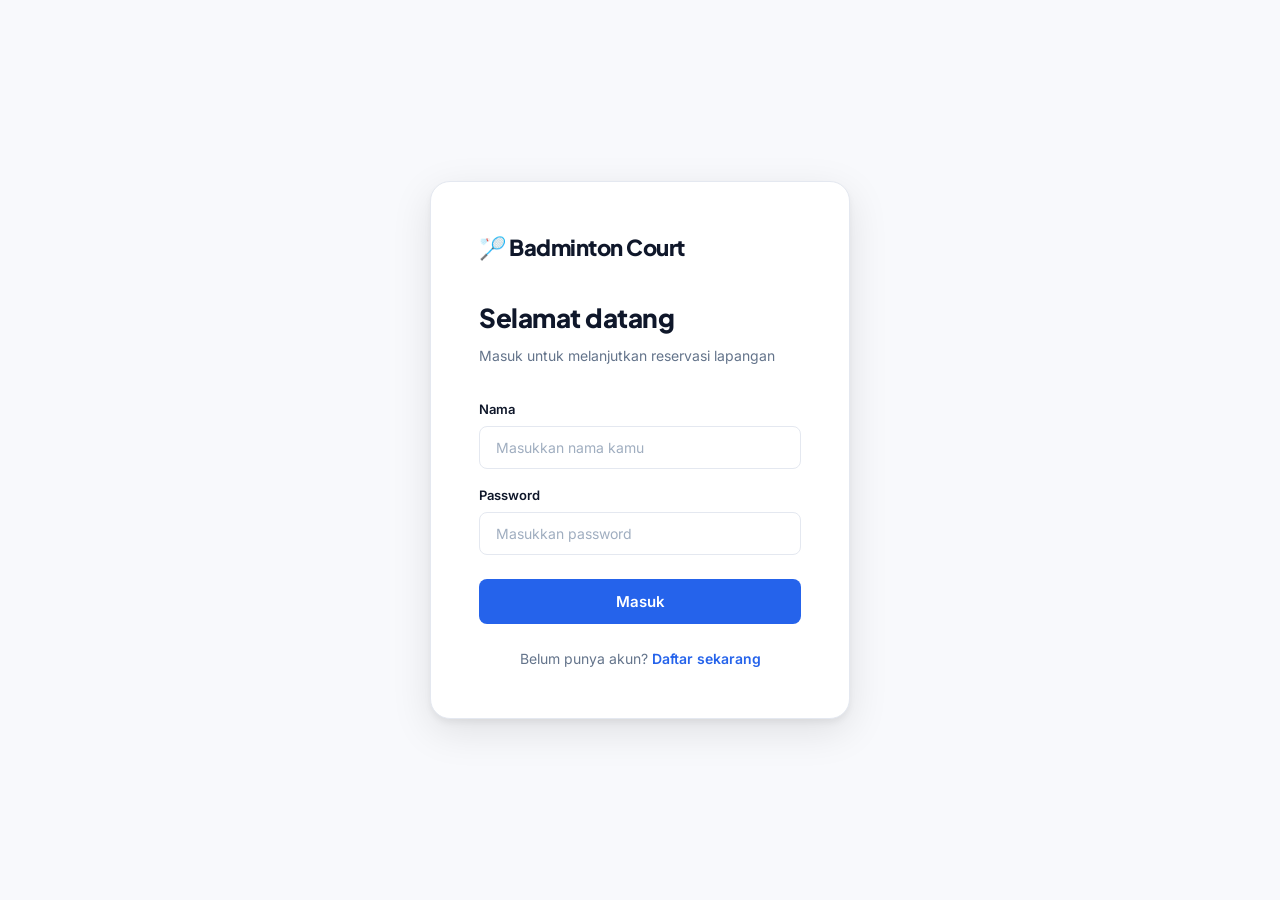
<file: templates/login.html>
<!DOCTYPE html>
<html lang="id">
<head>
    <meta charset="UTF-8">
    <meta name="viewport" content="width=device-width, initial-scale=1.0">
    <title>Login — Badminton Court</title>
    <link rel="stylesheet" href="/static/css/style.css">
</head>
<body>

    <div class="auth-wrapper">
        <div class="auth-card">
            <span class="logo">🏸 Badminton Court</span>

            <h1>Selamat datang</h1>
            <p class="subtitle">Masuk untuk melanjutkan reservasi lapangan</p>

            <form method="POST">
                <div class="form-group">
                    <label for="nama">Nama</label>
                    <input id="nama" name="nama" type="text" placeholder="Masukkan nama kamu" autocomplete="username" required>
                </div>

                <div class="form-group">
                    <label for="password">Password</label>
                    <input id="password" name="password" type="password" placeholder="Masukkan password" autocomplete="current-password" required>
                </div>

                <button type="submit">Masuk</button>
            </form>

            <p class="auth-footer">
                Belum punya akun? <a href="/register">Daftar sekarang</a>
            </p>
        </div>
    </div>

</body>
</html>
</file>
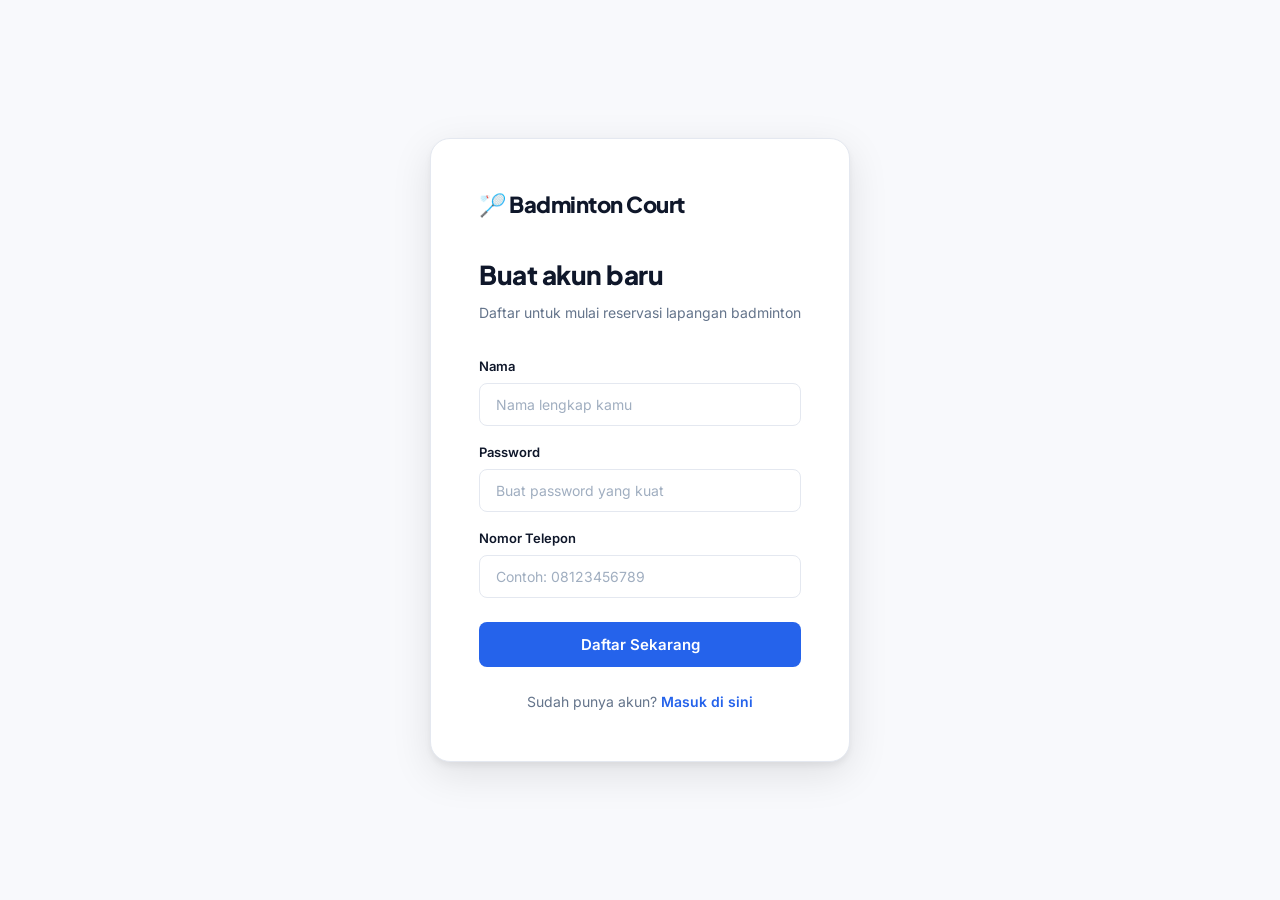
<file: templates/register.html>
<!DOCTYPE html>
<html lang="id">
<head>
    <meta charset="UTF-8">
    <meta name="viewport" content="width=device-width, initial-scale=1.0">
    <title>Daftar — Badminton Court</title>
    <link rel="stylesheet" href="/static/css/style.css">
</head>
<body>

    <div class="auth-wrapper">
        <div class="auth-card">
            <span class="logo">🏸 Badminton Court</span>

            <h1>Buat akun baru</h1>
            <p class="subtitle">Daftar untuk mulai reservasi lapangan badminton</p>

            <form method="POST">
                <div class="form-group">
                    <label for="nama">Nama</label>
                    <input id="nama" name="nama" type="text" placeholder="Nama lengkap kamu" autocomplete="name" required>
                </div>

                <div class="form-group">
                    <label for="password">Password</label>
                    <input id="password" name="password" type="password" placeholder="Buat password yang kuat" autocomplete="new-password" required>
                </div>

                <div class="form-group">
                    <label for="telepon">Nomor Telepon</label>
                    <input id="telepon" name="telepon" type="tel" placeholder="Contoh: 08123456789" autocomplete="tel" required>
                </div>

                <button type="submit">Daftar Sekarang</button>
            </form>

            <p class="auth-footer">
                Sudah punya akun? <a href="/login">Masuk di sini</a>
            </p>
        </div>
    </div>

</body>
</html>
</file>
<file: static/css/style.css>
@import url('https://fonts.googleapis.com/css2?family=Inter:wght@300;400;500;600;700&family=Plus+Jakarta+Sans:wght@600;700;800&display=swap');

:root {
    --bg: #f8f9fc;
    --surface: #ffffff;
    --surface-2: #f1f4f9;
    --border: #e4e8f0;
    --text: #0f172a;
    --text-muted: #64748b;
    --accent: #2563eb;
    --accent-light: #eff6ff;
    --accent-hover: #1d4ed8;
    --success: #16a34a;
    --success-light: #f0fdf4;
    --warning: #d97706;
    --warning-light: #fffbeb;
    --danger: #dc2626;
    --danger-light: #fef2f2;
    --radius: 14px;
    --radius-sm: 8px;
    --shadow: 0 1px 3px rgba(0,0,0,.06), 0 4px 16px rgba(0,0,0,.06);
    --shadow-lg: 0 4px 6px rgba(0,0,0,.05), 0 12px 40px rgba(0,0,0,.1);
}

* { box-sizing: border-box; margin: 0; padding: 0; }

body {
    font-family: 'Inter', sans-serif;
    background: var(--bg);
    color: var(--text);
    line-height: 1.6;
    min-height: 100vh;
}

/* ── NAV ── */
nav {
    display: flex;
    justify-content: space-between;
    align-items: center;
    padding: 0 40px;
    height: 64px;
    background: var(--surface);
    border-bottom: 1px solid var(--border);
    position: sticky;
    top: 0;
    z-index: 100;
    backdrop-filter: blur(10px);
}

nav h2 {
    font-family: 'Plus Jakarta Sans', sans-serif;
    font-size: 18px;
    font-weight: 700;
    color: var(--text);
    letter-spacing: -0.3px;
}

nav .nav-links {
    display: flex;
    align-items: center;
    gap: 8px;
}

nav a {
    text-decoration: none;
    color: var(--text-muted);
    font-size: 14px;
    font-weight: 500;
    padding: 8px 14px;
    border-radius: var(--radius-sm);
    transition: all .15s ease;
}

nav a:hover { background: var(--surface-2); color: var(--text); }

nav .greeting {
    font-size: 14px;
    color: var(--text-muted);
    font-weight: 500;
    padding: 8px 14px;
}

nav .btn-logout {
    background: var(--surface-2);
    color: var(--text);
    border: 1px solid var(--border);
}

nav .btn-logout:hover { background: var(--danger-light); color: var(--danger); border-color: var(--danger); }

/* ── MAIN CONTAINER ── */
.container {
    display: grid;
    grid-template-columns: repeat(auto-fill, minmax(280px, 1fr));
    gap: 24px;
    max-width: 1100px;
    margin: 48px auto;
    padding: 0 24px;
}

/* ── PAGE HEADER ── */
.page-header {
    max-width: 1100px;
    margin: 48px auto 0;
    padding: 0 24px;
}

.page-header h1 {
    font-family: 'Plus Jakarta Sans', sans-serif;
    font-size: 28px;
    font-weight: 800;
    letter-spacing: -0.5px;
}

.page-header p {
    color: var(--text-muted);
    font-size: 15px;
    margin-top: 4px;
}

/* ── COURT CARD ── */
.card {
    background: var(--surface);
    border-radius: var(--radius);
    border: 1px solid var(--border);
    padding: 28px;
    box-shadow: var(--shadow);
    transition: transform .2s ease, box-shadow .2s ease;
}

.card:hover {
    transform: translateY(-3px);
    box-shadow: var(--shadow-lg);
}

.card h2 {
    font-family: 'Plus Jakarta Sans', sans-serif;
    font-size: 20px;
    font-weight: 700;
    margin-bottom: 12px;
    letter-spacing: -0.3px;
}

.card .price {
    font-size: 22px;
    font-weight: 700;
    color: var(--accent);
    margin-bottom: 8px;
}

.card .status-badge {
    display: inline-flex;
    align-items: center;
    gap: 6px;
    font-size: 12px;
    font-weight: 600;
    padding: 4px 10px;
    border-radius: 100px;
    background: var(--success-light);
    color: var(--success);
    margin-bottom: 20px;
}

.card .status-badge::before {
    content: '';
    width: 6px;
    height: 6px;
    background: var(--success);
    border-radius: 50%;
}

/* ── BUTTONS ── */
button, .btn {
    font-family: 'Inter', sans-serif;
    font-weight: 600;
    font-size: 14px;
    border: none;
    padding: 10px 20px;
    border-radius: var(--radius-sm);
    cursor: pointer;
    transition: all .15s ease;
    display: inline-flex;
    align-items: center;
    gap: 6px;
    text-decoration: none;
}

.btn-primary, button {
    background: var(--accent);
    color: white;
}

.btn-primary:hover, button:hover { background: var(--accent-hover); transform: translateY(-1px); }

.btn-outline {
    background: transparent;
    color: var(--accent);
    border: 1.5px solid var(--accent);
}

.btn-outline:hover { background: var(--accent-light); }

/* ── AUTH PAGES ── */
.auth-wrapper {
    min-height: 100vh;
    display: grid;
    place-items: center;
    background: var(--bg);
    padding: 24px;
}

.auth-card {
    background: var(--surface);
    border: 1px solid var(--border);
    border-radius: 20px;
    padding: 48px;
    width: 100%;
    max-width: 420px;
    box-shadow: var(--shadow-lg);
}

.auth-card .logo {
    font-family: 'Plus Jakarta Sans', sans-serif;
    font-size: 22px;
    font-weight: 800;
    margin-bottom: 32px;
    display: block;
    letter-spacing: -0.5px;
}

.auth-card h1 {
    font-family: 'Plus Jakarta Sans', sans-serif;
    font-size: 26px;
    font-weight: 800;
    letter-spacing: -0.5px;
    margin-bottom: 6px;
}

.auth-card .subtitle {
    color: var(--text-muted);
    font-size: 14px;
    margin-bottom: 32px;
}

.form-group {
    margin-bottom: 16px;
}

.form-group label {
    display: block;
    font-size: 13px;
    font-weight: 600;
    color: var(--text);
    margin-bottom: 6px;
}

input {
    width: 100%;
    padding: 12px 16px;
    border: 1.5px solid var(--border);
    border-radius: var(--radius-sm);
    font-family: 'Inter', sans-serif;
    font-size: 14px;
    color: var(--text);
    background: var(--surface);
    transition: border-color .15s ease, box-shadow .15s ease;
    outline: none;
}

input:focus {
    border-color: var(--accent);
    box-shadow: 0 0 0 3px rgba(37, 99, 235, .1);
}

input::placeholder { color: #a0aec0; }

.auth-card button {
    width: 100%;
    padding: 13px;
    background: var(--accent);
    color: white;
    border-radius: var(--radius-sm);
    font-size: 15px;
    margin-top: 8px;
    justify-content: center;
}

.auth-footer {
    text-align: center;
    margin-top: 24px;
    font-size: 14px;
    color: var(--text-muted);
}

.auth-footer a {
    color: var(--accent);
    font-weight: 600;
    text-decoration: none;
}

.auth-footer a:hover { text-decoration: underline; }

/* ── DETAIL PAGE ── */
.detail-wrapper {
    max-width: 1100px;
    margin: 48px auto;
    padding: 0 24px;
    display: grid;
    grid-template-columns: 1fr 340px;
    gap: 28px;
    align-items: start;
}

.detail-info {
    background: var(--surface);
    border: 1px solid var(--border);
    border-radius: var(--radius);
    padding: 36px;
    box-shadow: var(--shadow);
}

.detail-info h1 {
    font-family: 'Plus Jakarta Sans', sans-serif;
    font-size: 30px;
    font-weight: 800;
    letter-spacing: -0.5px;
    margin-bottom: 8px;
}

.detail-info .price {
    font-size: 20px;
    font-weight: 700;
    color: var(--accent);
    margin-bottom: 8px;
}

.detail-info .desc {
    color: var(--text-muted);
    font-size: 14px;
    margin-bottom: 32px;
}

.detail-info h2 {
    font-family: 'Plus Jakarta Sans', sans-serif;
    font-size: 18px;
    font-weight: 700;
    margin-bottom: 16px;
}

.timeline {
    display: grid;
    grid-template-columns: repeat(3, 1fr);
    gap: 10px;
}

.slot {
    padding: 14px;
    border-radius: 10px;
    text-align: center;
    font-size: 13px;
    font-weight: 600;
    border: 1.5px solid transparent;
    transition: all .15s;
}

.slot .time { font-size: 15px; font-weight: 700; margin-bottom: 2px; }
.slot .label { font-size: 11px; font-weight: 500; }

.slot.kosong, .slot.available {
    background: var(--success-light);
    color: var(--success);
    border-color: #bbf7d0;
}

.slot.pending {
    background: var(--warning-light);
    color: var(--warning);
    border-color: #fde68a;
}

.slot.approved {
    background: #eff6ff;
    color: #2563eb;
    border-color: #bfdbfe;
}

.slot.play {
    background: #f0fdf4;
    color: #15803d;
    border-color: #86efac;
}

/* ── RESERVASI CARD ── */
.reservasi-card {
    background: var(--surface);
    border: 1px solid var(--border);
    border-radius: var(--radius);
    padding: 28px;
    box-shadow: var(--shadow);
    position: sticky;
    top: 80px;
}

.reservasi-card h2 {
    font-family: 'Plus Jakarta Sans', sans-serif;
    font-size: 18px;
    font-weight: 700;
    margin-bottom: 24px;
    letter-spacing: -0.3px;
}

.reservasi-card .form-group label {
    font-size: 13px;
    font-weight: 600;
    color: var(--text-muted);
    margin-bottom: 6px;
    display: block;
}

.reservasi-card button {
    width: 100%;
    justify-content: center;
    padding: 13px;
    margin-top: 8px;
    font-size: 15px;
    background: var(--accent);
}

@media (max-width: 768px) {
    .detail-wrapper { grid-template-columns: 1fr; }
    .timeline { grid-template-columns: repeat(2, 1fr); }
    nav { padding: 0 20px; }
    .container { padding: 0 16px; }
}

.alert{


padding:15px;

margin:20px;

border-radius:10px;

font-weight:600;


}



.alert.danger{
    background:#fee2e2;
    color:#991b1b;
}

.alert.success{
    background:#dcfce7;
    color:#166534;
}
</file>
